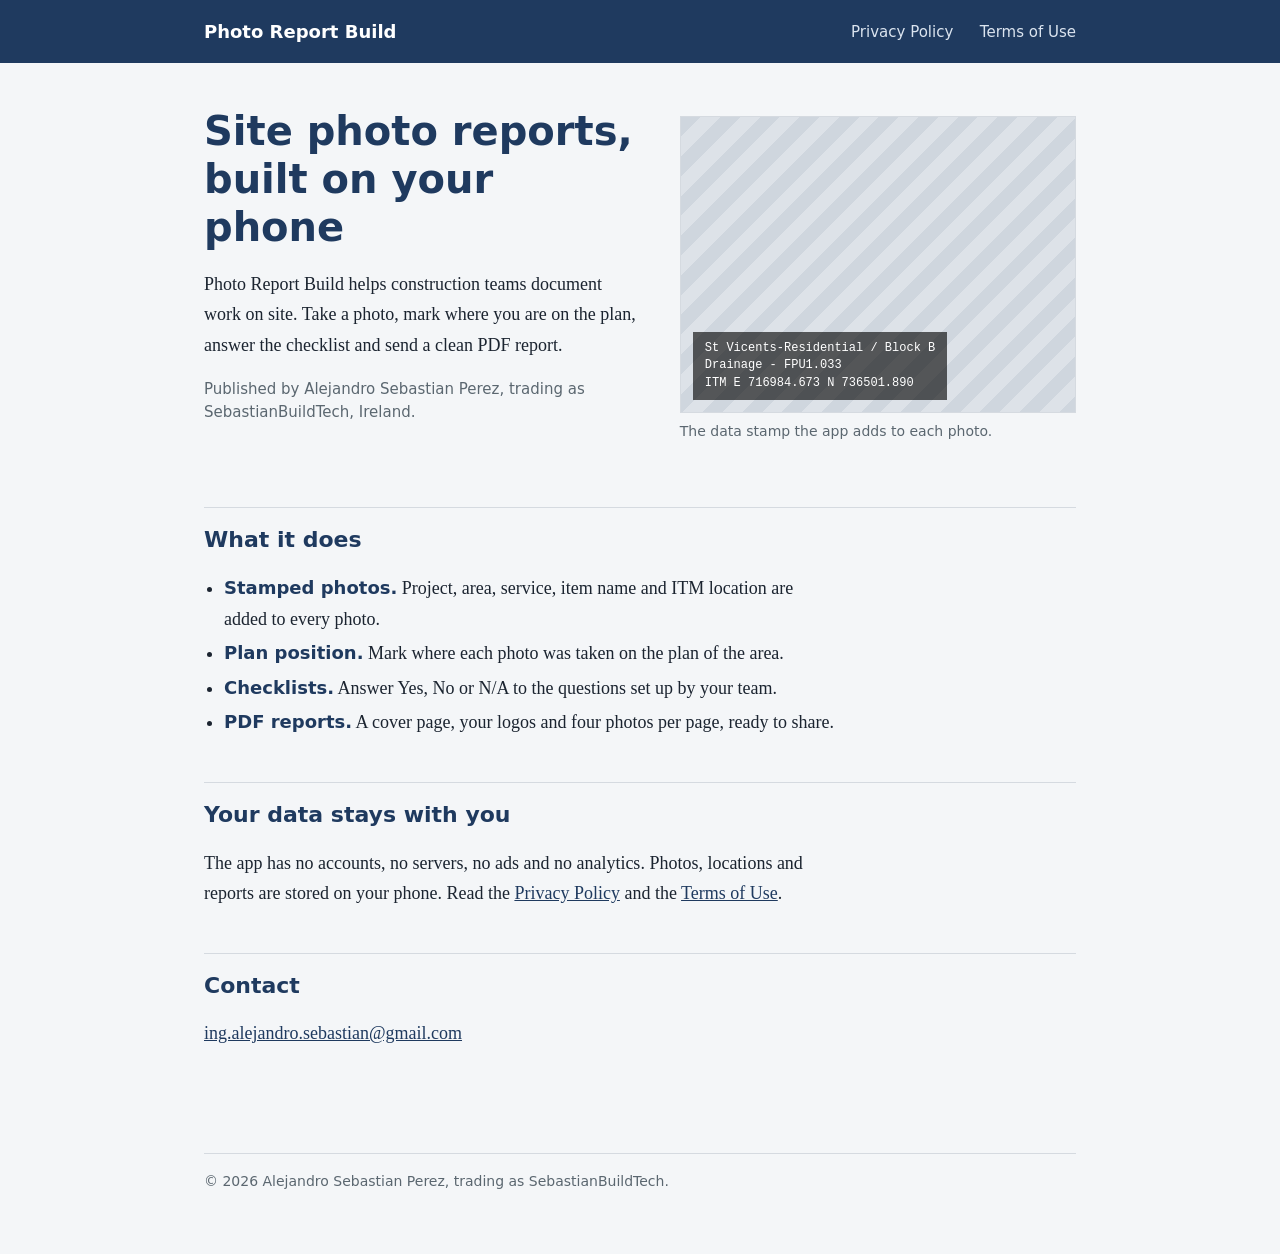
<file: index.html>
<!doctype html>
<html lang="en">
<head>
<meta charset="utf-8">
<meta name="viewport" content="width=device-width, initial-scale=1">
<title>Photo Report Build</title>
<meta name="description" content="Photo Report Build: site photo reports for construction teams. Stamped photos, checklists and PDF reports, all on your phone.">
<link rel="stylesheet" href="style.css">
</head>
<body>

<header class="site">
  <div class="bar">
    <a class="brand" href="index.html">Photo Report Build</a>
    <nav aria-label="Main">
      <a href="privacy.html">Privacy Policy</a>
      <a href="terms.html">Terms of Use</a>
    </nav>
  </div>
</header>

<main>
  <section class="hero">
    <div>
      <h1>Site photo reports, built on your phone</h1>
      <p>Photo Report Build helps construction teams document work on site. Take a photo, mark where you are on the plan, answer the checklist and send a clean PDF report.</p>
      <p class="meta">Published by Alejandro Sebastian Perez, trading as SebastianBuildTech, Ireland.</p>
    </div>
    <figure class="photo">
      <div class="frame" role="img" aria-label="Placeholder photo with the data stamp the app adds">
        <div class="stamp">
          <span>St Vicents-Residential / Block B</span>
          <span>Drainage - FPU1.033</span>
          <span>ITM E 716984.673  N 736501.890</span>
        </div>
      </div>
      <figcaption>The data stamp the app adds to each photo.</figcaption>
    </figure>
  </section>

  <h2>What it does</h2>
  <ul class="features">
    <li><strong>Stamped photos.</strong> Project, area, service, item name and ITM location are added to every photo.</li>
    <li><strong>Plan position.</strong> Mark where each photo was taken on the plan of the area.</li>
    <li><strong>Checklists.</strong> Answer Yes, No or N/A to the questions set up by your team.</li>
    <li><strong>PDF reports.</strong> A cover page, your logos and four photos per page, ready to share.</li>
  </ul>

  <h2>Your data stays with you</h2>
  <p>The app has no accounts, no servers, no ads and no analytics. Photos, locations and reports are stored on your phone. Read the <a href="privacy.html">Privacy Policy</a> and the <a href="terms.html">Terms of Use</a>.</p>

  <h2>Contact</h2>
  <p><a href="mailto:ing.alejandro.sebastian@gmail.com">ing.alejandro.sebastian@gmail.com</a></p>
</main>

<footer>
  <p>&copy; 2026 Alejandro Sebastian Perez, trading as SebastianBuildTech.</p>
</footer>

</body>
</html>
</file>
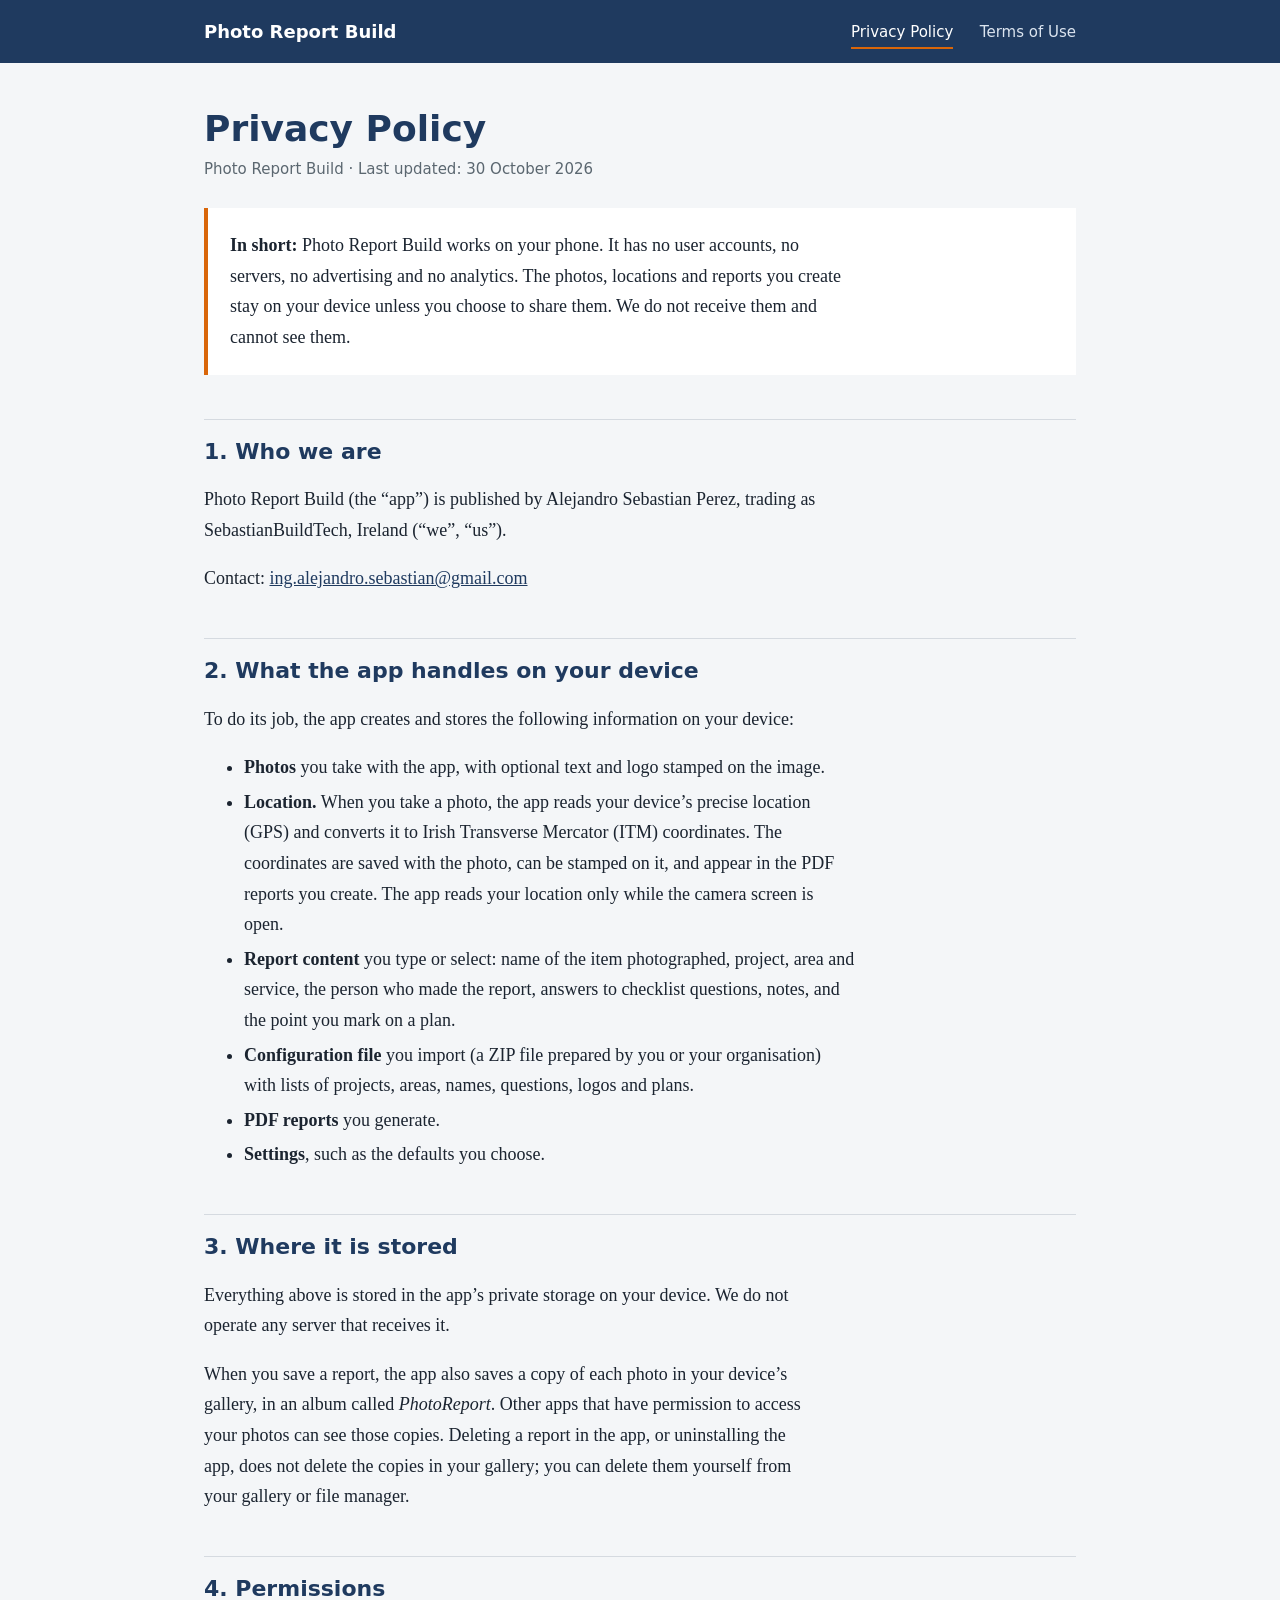
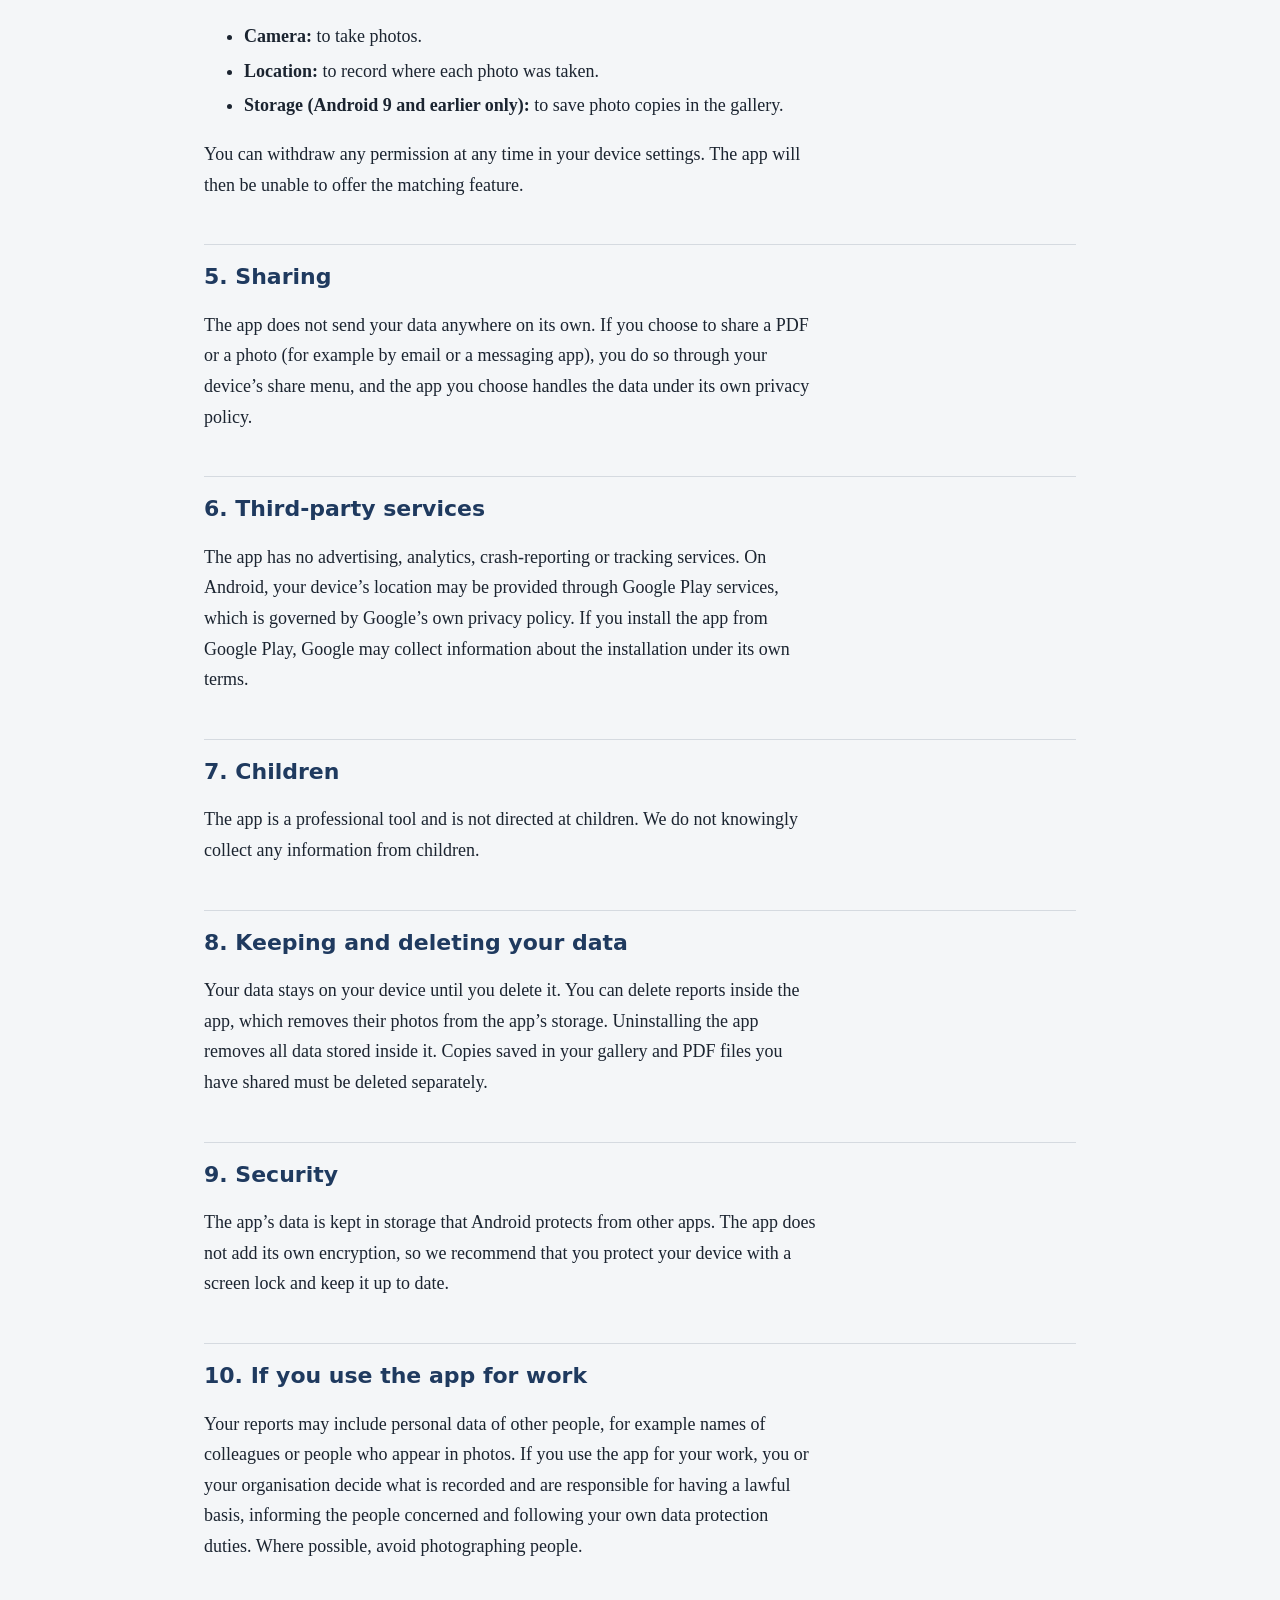
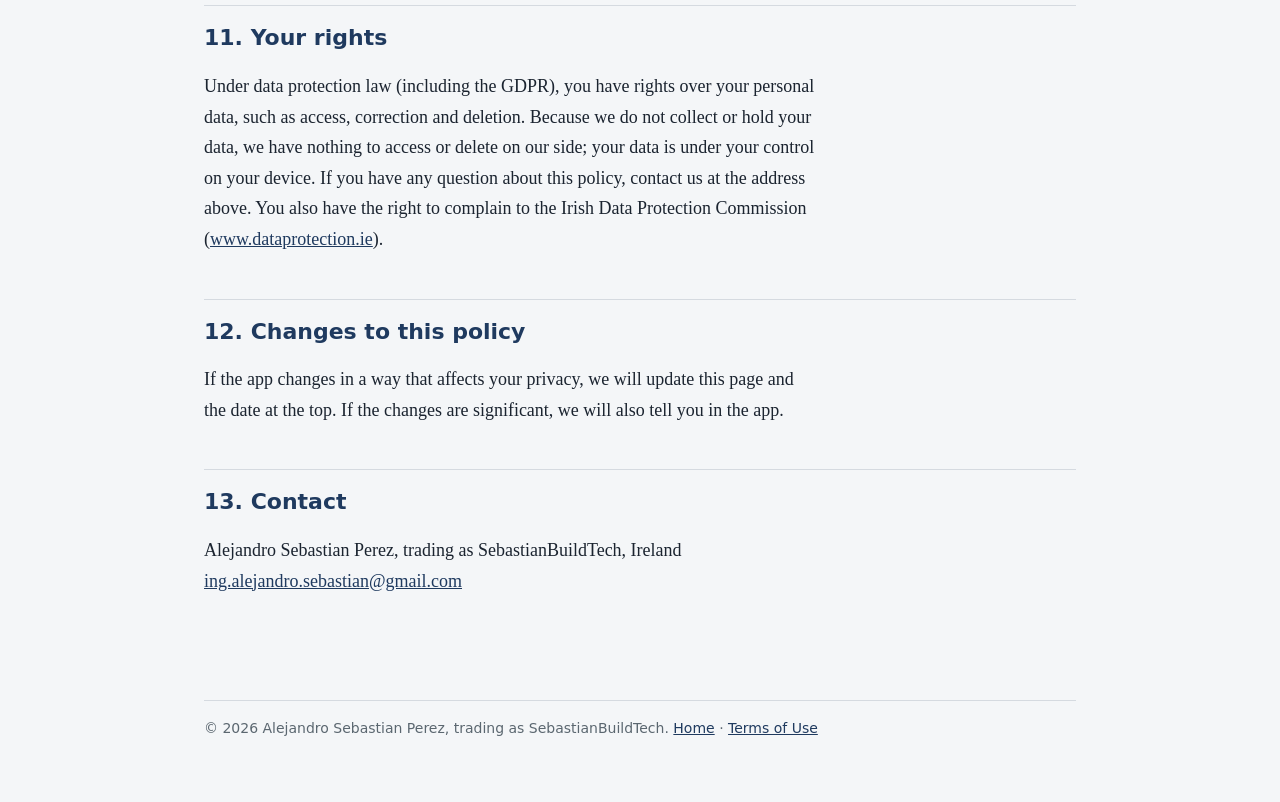
<file: privacy.html>
<!doctype html>
<html lang="en">
<head>
<meta charset="utf-8">
<meta name="viewport" content="width=device-width, initial-scale=1">
<title>Privacy Policy - Photo Report Build</title>
<meta name="description" content="Privacy Policy for the Photo Report Build app.">
<link rel="stylesheet" href="style.css">
</head>
<body>

<header class="site">
  <div class="bar">
    <a class="brand" href="index.html">Photo Report Build</a>
    <nav aria-label="Main">
      <a href="privacy.html" aria-current="page">Privacy Policy</a>
      <a href="terms.html">Terms of Use</a>
    </nav>
  </div>
</header>

<main>
  <h1>Privacy Policy</h1>
  <p class="meta">Photo Report Build &middot; Last updated: 30 October 2026</p>

  <div class="summary">
    <p><strong>In short:</strong> Photo Report Build works on your phone. It has no user accounts, no servers, no advertising and no analytics. The photos, locations and reports you create stay on your device unless you choose to share them. We do not receive them and cannot see them.</p>
  </div>

  <h2>1. Who we are</h2>
  <p>Photo Report Build (the &ldquo;app&rdquo;) is published by Alejandro Sebastian Perez, trading as SebastianBuildTech, Ireland (&ldquo;we&rdquo;, &ldquo;us&rdquo;).</p>
  <p>Contact: <a href="mailto:ing.alejandro.sebastian@gmail.com">ing.alejandro.sebastian@gmail.com</a></p>

  <h2>2. What the app handles on your device</h2>
  <p>To do its job, the app creates and stores the following information on your device:</p>
  <ul>
    <li><strong>Photos</strong> you take with the app, with optional text and logo stamped on the image.</li>
    <li><strong>Location.</strong> When you take a photo, the app reads your device&rsquo;s precise location (GPS) and converts it to Irish Transverse Mercator (ITM) coordinates. The coordinates are saved with the photo, can be stamped on it, and appear in the PDF reports you create. The app reads your location only while the camera screen is open.</li>
    <li><strong>Report content</strong> you type or select: name of the item photographed, project, area and service, the person who made the report, answers to checklist questions, notes, and the point you mark on a plan.</li>
    <li><strong>Configuration file</strong> you import (a ZIP file prepared by you or your organisation) with lists of projects, areas, names, questions, logos and plans.</li>
    <li><strong>PDF reports</strong> you generate.</li>
    <li><strong>Settings</strong>, such as the defaults you choose.</li>
  </ul>

  <h2>3. Where it is stored</h2>
  <p>Everything above is stored in the app&rsquo;s private storage on your device. We do not operate any server that receives it.</p>
  <p>When you save a report, the app also saves a copy of each photo in your device&rsquo;s gallery, in an album called <em>PhotoReport</em>. Other apps that have permission to access your photos can see those copies. Deleting a report in the app, or uninstalling the app, does not delete the copies in your gallery; you can delete them yourself from your gallery or file manager.</p>

  <h2>4. Permissions</h2>
  <ul>
    <li><strong>Camera:</strong> to take photos.</li>
    <li><strong>Location:</strong> to record where each photo was taken.</li>
    <li><strong>Storage (Android 9 and earlier only):</strong> to save photo copies in the gallery.</li>
  </ul>
  <p>You can withdraw any permission at any time in your device settings. The app will then be unable to offer the matching feature.</p>

  <h2>5. Sharing</h2>
  <p>The app does not send your data anywhere on its own. If you choose to share a PDF or a photo (for example by email or a messaging app), you do so through your device&rsquo;s share menu, and the app you choose handles the data under its own privacy policy.</p>

  <h2>6. Third-party services</h2>
  <p>The app has no advertising, analytics, crash-reporting or tracking services. On Android, your device&rsquo;s location may be provided through Google Play services, which is governed by Google&rsquo;s own privacy policy. If you install the app from Google Play, Google may collect information about the installation under its own terms.</p>

  <h2>7. Children</h2>
  <p>The app is a professional tool and is not directed at children. We do not knowingly collect any information from children.</p>

  <h2>8. Keeping and deleting your data</h2>
  <p>Your data stays on your device until you delete it. You can delete reports inside the app, which removes their photos from the app&rsquo;s storage. Uninstalling the app removes all data stored inside it. Copies saved in your gallery and PDF files you have shared must be deleted separately.</p>

  <h2>9. Security</h2>
  <p>The app&rsquo;s data is kept in storage that Android protects from other apps. The app does not add its own encryption, so we recommend that you protect your device with a screen lock and keep it up to date.</p>

  <h2>10. If you use the app for work</h2>
  <p>Your reports may include personal data of other people, for example names of colleagues or people who appear in photos. If you use the app for your work, you or your organisation decide what is recorded and are responsible for having a lawful basis, informing the people concerned and following your own data protection duties. Where possible, avoid photographing people.</p>

  <h2>11. Your rights</h2>
  <p>Under data protection law (including the GDPR), you have rights over your personal data, such as access, correction and deletion. Because we do not collect or hold your data, we have nothing to access or delete on our side; your data is under your control on your device. If you have any question about this policy, contact us at the address above. You also have the right to complain to the Irish Data Protection Commission (<a href="https://www.dataprotection.ie">www.dataprotection.ie</a>).</p>

  <h2>12. Changes to this policy</h2>
  <p>If the app changes in a way that affects your privacy, we will update this page and the date at the top. If the changes are significant, we will also tell you in the app.</p>

  <h2>13. Contact</h2>
  <p>Alejandro Sebastian Perez, trading as SebastianBuildTech, Ireland<br>
  <a href="mailto:ing.alejandro.sebastian@gmail.com">ing.alejandro.sebastian@gmail.com</a></p>
</main>

<footer>
  <p>&copy; 2026 Alejandro Sebastian Perez, trading as SebastianBuildTech. <a href="index.html">Home</a> &middot; <a href="terms.html">Terms of Use</a></p>
</footer>

</body>
</html>
</file>
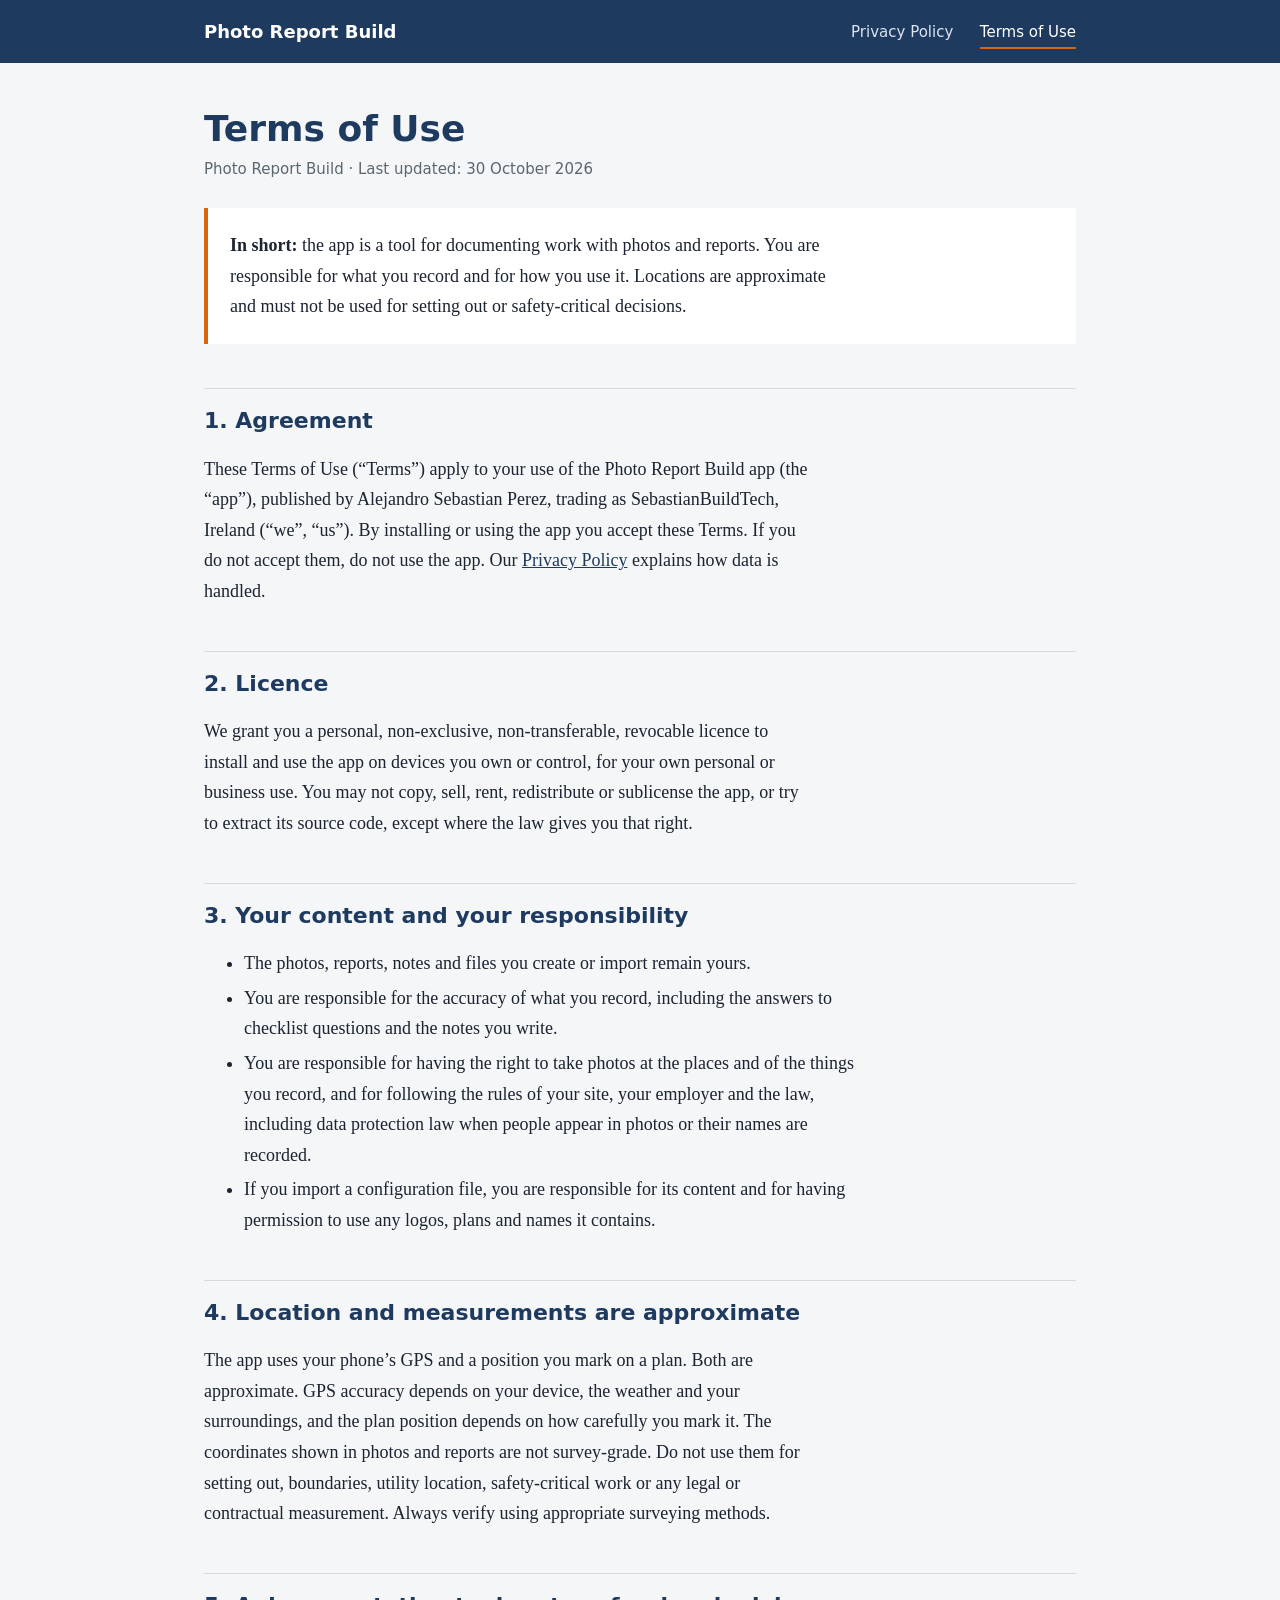
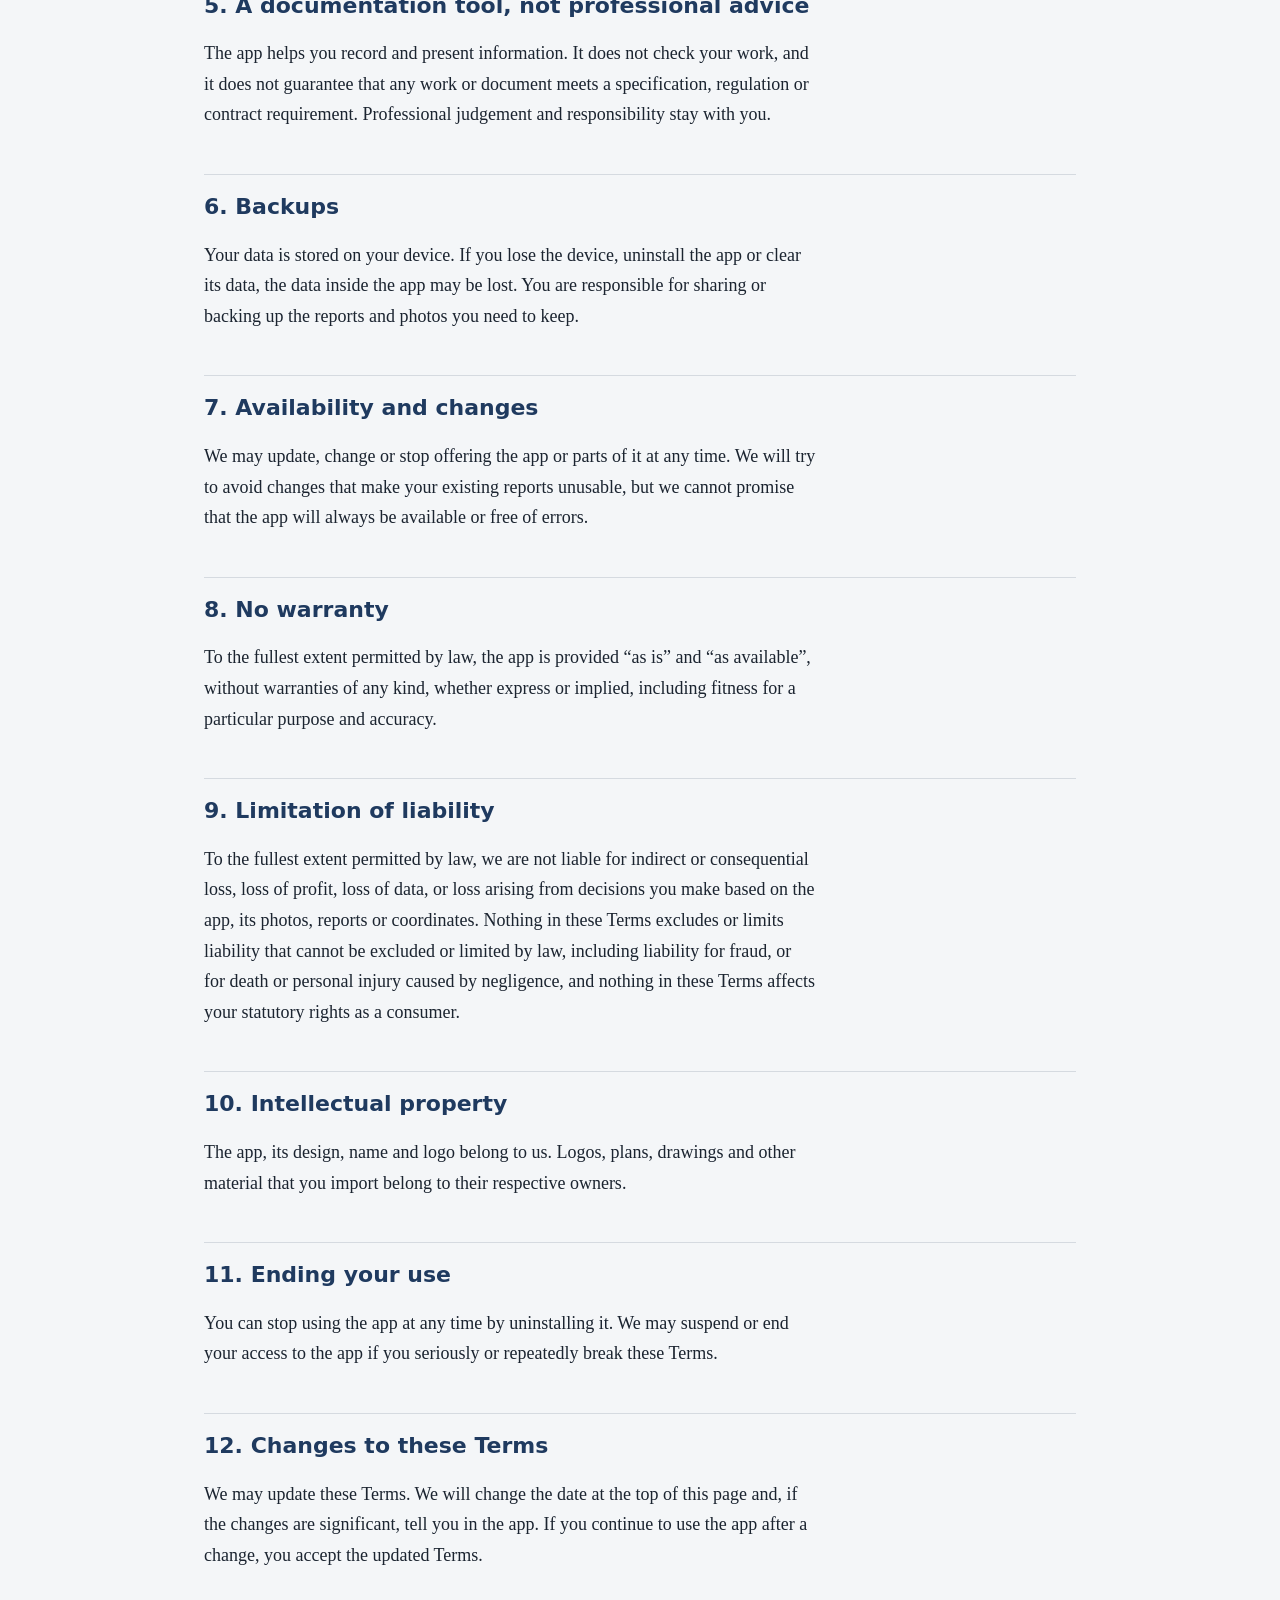
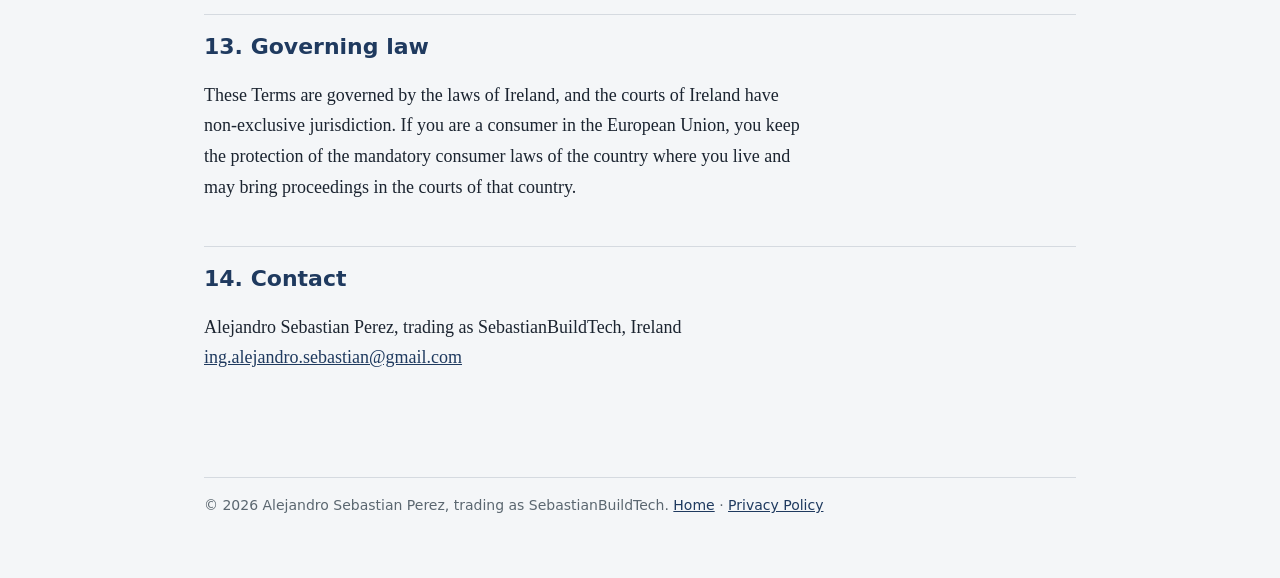
<file: terms.html>
<!doctype html>
<html lang="en">
<head>
<meta charset="utf-8">
<meta name="viewport" content="width=device-width, initial-scale=1">
<title>Terms of Use - Photo Report Build</title>
<meta name="description" content="Terms of Use for the Photo Report Build app.">
<link rel="stylesheet" href="style.css">
</head>
<body>

<header class="site">
  <div class="bar">
    <a class="brand" href="index.html">Photo Report Build</a>
    <nav aria-label="Main">
      <a href="privacy.html">Privacy Policy</a>
      <a href="terms.html" aria-current="page">Terms of Use</a>
    </nav>
  </div>
</header>

<main>
  <h1>Terms of Use</h1>
  <p class="meta">Photo Report Build &middot; Last updated: 30 October 2026</p>

  <div class="summary">
    <p><strong>In short:</strong> the app is a tool for documenting work with photos and reports. You are responsible for what you record and for how you use it. Locations are approximate and must not be used for setting out or safety-critical decisions.</p>
  </div>

  <h2>1. Agreement</h2>
  <p>These Terms of Use (&ldquo;Terms&rdquo;) apply to your use of the Photo Report Build app (the &ldquo;app&rdquo;), published by Alejandro Sebastian Perez, trading as SebastianBuildTech, Ireland (&ldquo;we&rdquo;, &ldquo;us&rdquo;). By installing or using the app you accept these Terms. If you do not accept them, do not use the app. Our <a href="privacy.html">Privacy Policy</a> explains how data is handled.</p>

  <h2>2. Licence</h2>
  <p>We grant you a personal, non-exclusive, non-transferable, revocable licence to install and use the app on devices you own or control, for your own personal or business use. You may not copy, sell, rent, redistribute or sublicense the app, or try to extract its source code, except where the law gives you that right.</p>

  <h2>3. Your content and your responsibility</h2>
  <ul>
    <li>The photos, reports, notes and files you create or import remain yours.</li>
    <li>You are responsible for the accuracy of what you record, including the answers to checklist questions and the notes you write.</li>
    <li>You are responsible for having the right to take photos at the places and of the things you record, and for following the rules of your site, your employer and the law, including data protection law when people appear in photos or their names are recorded.</li>
    <li>If you import a configuration file, you are responsible for its content and for having permission to use any logos, plans and names it contains.</li>
  </ul>

  <h2>4. Location and measurements are approximate</h2>
  <p>The app uses your phone&rsquo;s GPS and a position you mark on a plan. Both are approximate. GPS accuracy depends on your device, the weather and your surroundings, and the plan position depends on how carefully you mark it. The coordinates shown in photos and reports are not survey-grade. Do not use them for setting out, boundaries, utility location, safety-critical work or any legal or contractual measurement. Always verify using appropriate surveying methods.</p>

  <h2>5. A documentation tool, not professional advice</h2>
  <p>The app helps you record and present information. It does not check your work, and it does not guarantee that any work or document meets a specification, regulation or contract requirement. Professional judgement and responsibility stay with you.</p>

  <h2>6. Backups</h2>
  <p>Your data is stored on your device. If you lose the device, uninstall the app or clear its data, the data inside the app may be lost. You are responsible for sharing or backing up the reports and photos you need to keep.</p>

  <h2>7. Availability and changes</h2>
  <p>We may update, change or stop offering the app or parts of it at any time. We will try to avoid changes that make your existing reports unusable, but we cannot promise that the app will always be available or free of errors.</p>

  <h2>8. No warranty</h2>
  <p>To the fullest extent permitted by law, the app is provided &ldquo;as is&rdquo; and &ldquo;as available&rdquo;, without warranties of any kind, whether express or implied, including fitness for a particular purpose and accuracy.</p>

  <h2>9. Limitation of liability</h2>
  <p>To the fullest extent permitted by law, we are not liable for indirect or consequential loss, loss of profit, loss of data, or loss arising from decisions you make based on the app, its photos, reports or coordinates. Nothing in these Terms excludes or limits liability that cannot be excluded or limited by law, including liability for fraud, or for death or personal injury caused by negligence, and nothing in these Terms affects your statutory rights as a consumer.</p>

  <h2>10. Intellectual property</h2>
  <p>The app, its design, name and logo belong to us. Logos, plans, drawings and other material that you import belong to their respective owners.</p>

  <h2>11. Ending your use</h2>
  <p>You can stop using the app at any time by uninstalling it. We may suspend or end your access to the app if you seriously or repeatedly break these Terms.</p>

  <h2>12. Changes to these Terms</h2>
  <p>We may update these Terms. We will change the date at the top of this page and, if the changes are significant, tell you in the app. If you continue to use the app after a change, you accept the updated Terms.</p>

  <h2>13. Governing law</h2>
  <p>These Terms are governed by the laws of Ireland, and the courts of Ireland have non-exclusive jurisdiction. If you are a consumer in the European Union, you keep the protection of the mandatory consumer laws of the country where you live and may bring proceedings in the courts of that country.</p>

  <h2>14. Contact</h2>
  <p>Alejandro Sebastian Perez, trading as SebastianBuildTech, Ireland<br>
  <a href="mailto:ing.alejandro.sebastian@gmail.com">ing.alejandro.sebastian@gmail.com</a></p>
</main>

<footer>
  <p>&copy; 2026 Alejandro Sebastian Perez, trading as SebastianBuildTech. <a href="index.html">Home</a> &middot; <a href="privacy.html">Privacy Policy</a></p>
</footer>

</body>
</html>
</file>
<file: style.css>
:root {
  --navy: #1f3a5f;
  --orange: #d9660a;
  --paper: #f4f6f8;
  --ink: #1b2430;
  --muted: #5b6770;
  --rule: #d5dae0;
  --sans: "Segoe UI", system-ui, -apple-system, "Helvetica Neue", Arial, sans-serif;
  --serif: Georgia, "Times New Roman", serif;
}

* { box-sizing: border-box; }

html { -webkit-text-size-adjust: 100%; }

body {
  margin: 0;
  background: var(--paper);
  color: var(--ink);
  font: 18px/1.7 var(--serif);
}

a { color: var(--navy); }
a:hover { color: var(--orange); }
:focus-visible { outline: 3px solid var(--orange); outline-offset: 2px; }

/* Top bar */
.site { background: var(--navy); }
.bar {
  max-width: 920px;
  margin: 0 auto;
  padding: 16px 24px;
  display: flex;
  flex-wrap: wrap;
  gap: 8px 28px;
  align-items: center;
  justify-content: space-between;
}
.brand {
  font: 700 18px/1.2 var(--sans);
  color: #fff;
  text-decoration: none;
}
.brand:hover { color: #fff; }
nav a {
  font: 500 15px/1 var(--sans);
  color: #dbe4ef;
  text-decoration: none;
  margin-left: 22px;
  padding: 6px 0;
  border-bottom: 2px solid transparent;
}
nav a:first-child { margin-left: 0; }
nav a:hover,
nav a[aria-current="page"] { color: #fff; border-bottom-color: var(--orange); }

/* Content */
main { max-width: 920px; margin: 0 auto; padding: 44px 24px 72px; }

h1 {
  font: 700 36px/1.2 var(--sans);
  color: var(--navy);
  margin: 0 0 8px;
}
h2 {
  font: 700 22px/1.3 var(--sans);
  color: var(--navy);
  margin: 44px 0 8px;
  padding-top: 18px;
  border-top: 1px solid var(--rule);
}
p, li { max-width: 68ch; }
li { margin: 4px 0; }
.meta { font: 15px/1.5 var(--sans); color: var(--muted); margin: 0 0 28px; }

.summary {
  background: #fff;
  border-left: 4px solid var(--orange);
  padding: 14px 22px;
  margin: 24px 0 8px;
}
.summary p { margin: 8px 0; }

/* Landing page */
.hero {
  display: grid;
  grid-template-columns: 1.1fr 1fr;
  gap: 40px;
  align-items: center;
  padding-bottom: 12px;
}
.hero h1 { font-size: 40px; }
.photo { margin: 0; }
.frame {
  position: relative;
  aspect-ratio: 4 / 3;
  background: repeating-linear-gradient(135deg, #cfd6de 0 14px, #dde2e8 14px 28px);
  border: 1px solid var(--rule);
}
.stamp {
  position: absolute;
  left: 12px;
  bottom: 12px;
  display: flex;
  flex-direction: column;
  padding: 8px 12px;
  background: rgba(0, 0, 0, 0.62);
  color: #fff;
  font: 12px/1.45 ui-monospace, Consolas, "Courier New", monospace;
}
.photo figcaption { font: 14px/1.5 var(--sans); color: var(--muted); margin-top: 8px; }

.features { padding-left: 20px; }
.features strong { font-family: var(--sans); color: var(--navy); }

footer {
  max-width: 920px;
  margin: 0 auto;
  padding: 0 24px 48px;
  font: 14px/1.6 var(--sans);
  color: var(--muted);
}
footer p { max-width: none; border-top: 1px solid var(--rule); padding-top: 16px; }

@media (max-width: 720px) {
  body { font-size: 17px; }
  h1, .hero h1 { font-size: 30px; }
  .hero { grid-template-columns: 1fr; gap: 24px; }
}
</file>
